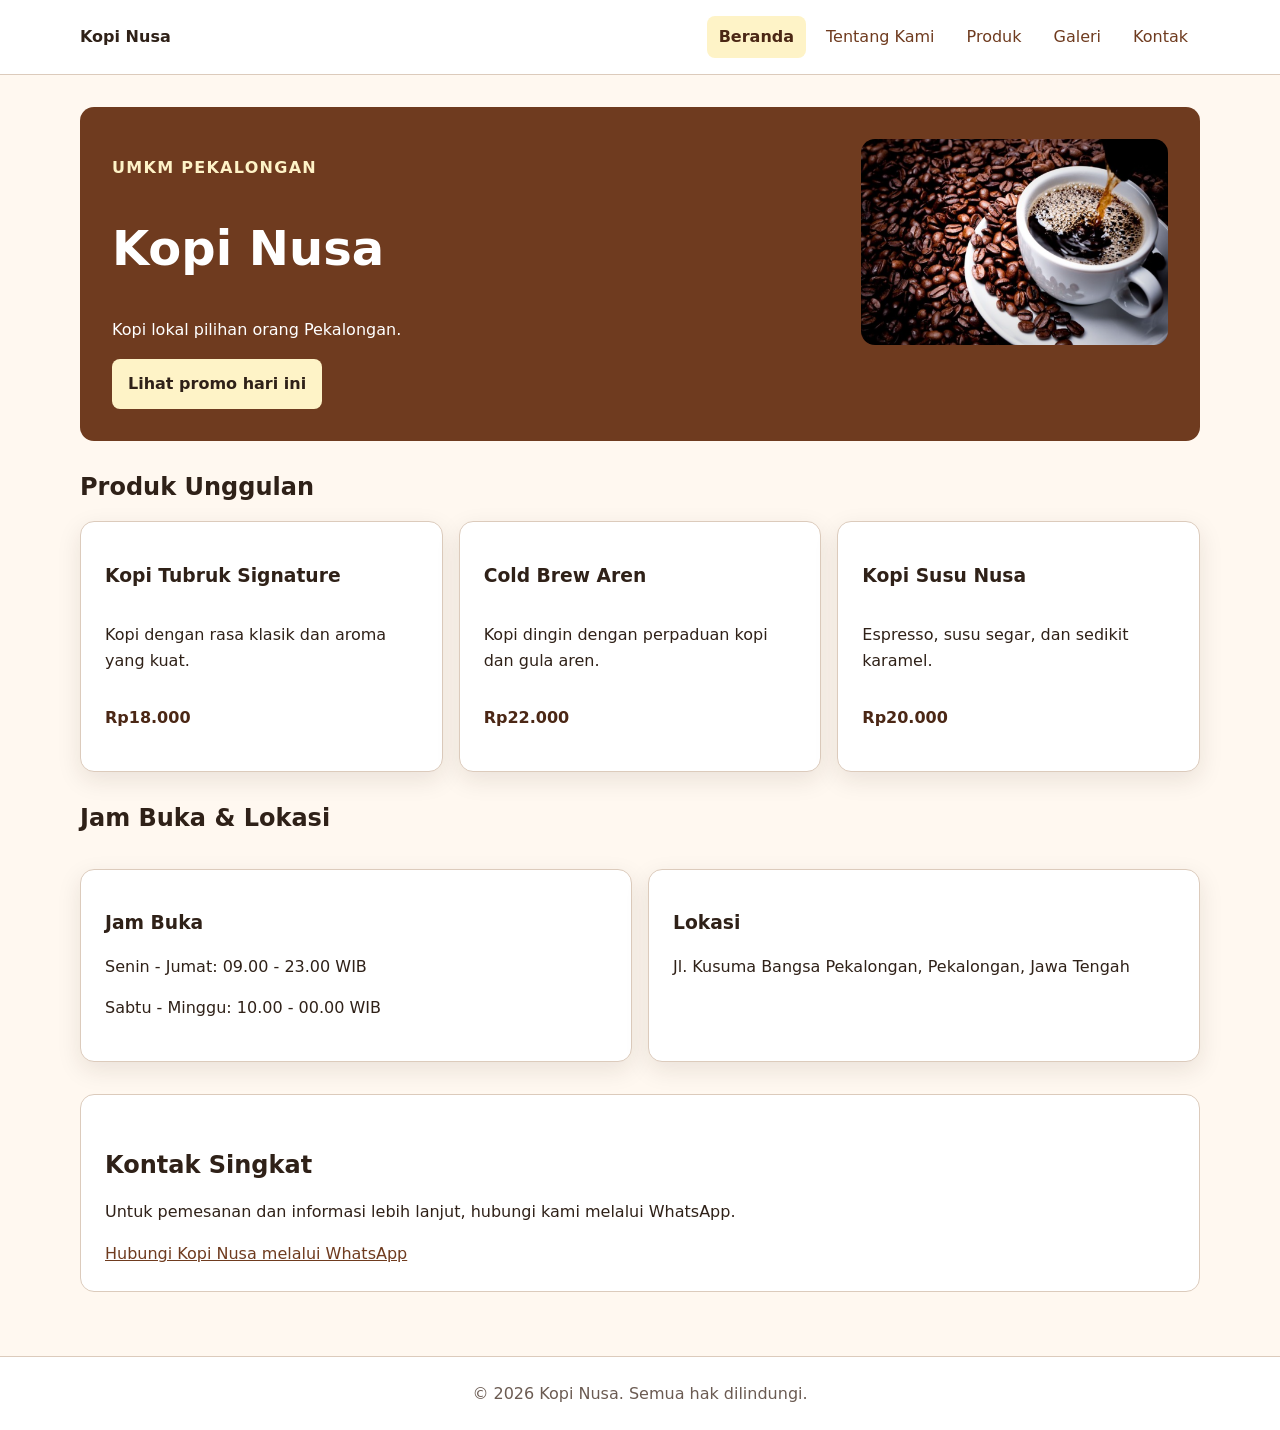
<file: index.html>
<!doctype html>
<html lang="id">
<head>
  <meta charset="utf-8">
  <meta name="viewport" content="width=device-width, initial-scale=1">
  <title>Kopi Nusa - Website UMKM</title>
  <link rel="stylesheet" href="css/style.css">
</head>
<body>

<a class="skip-link" href="#konten">Lewati ke konten utama</a>

<header class="site-header">
  <nav class="nav container" aria-label="Navigasi utama">
    <a class="brand" href="index.html">Kopi Nusa</a>

    <details class="mobile-menu">
      <summary aria-label="Buka menu navigasi">
        <span class="hamburger" aria-hidden="true">☰</span>
        <span>Menu</span>
      </summary>

      <ul>
        <li><a aria-current="page" href="index.html">Beranda</a></li>
        <li><a href="tentang.html">Tentang Kami</a></li>
        <li><a href="produk.html">Produk</a></li>
        <li><a href="galeri.html">Galeri</a></li>
        <li><a href="kontak.html">Kontak</a></li>
      </ul>
    </details>

    <ul class="desktop-menu">
      <li><a aria-current="page" href="index.html">Beranda</a></li>
      <li><a href="tentang.html">Tentang Kami</a></li>
      <li><a href="produk.html">Produk</a></li>
      <li><a href="galeri.html">Galeri</a></li>
      <li><a href="kontak.html">Kontak</a></li>
    </ul>
  </nav>
</header>

<main id="konten" class="page container">

  <section class="hero">
    <div class="hero-content">
      <p class="eyebrow">UMKM PEKALONGAN</p>
      <h1>Kopi Nusa</h1>
      <p>Kopi lokal pilihan orang Pekalongan.</p>
      <button id="promoButton" type="button">Lihat promo hari ini</button>
    </div>

    <img
      class="hero-image"
      src="assets/images/hero-kopi.png"
      width="1035"
      height="694"
      alt="Produk kopi Kopi Nusa di atas meja">
  </section>

  <section>
    <h2>Produk Unggulan</h2>

    <div class="product-grid">

      <article class="product-card">
        <h3>Kopi Tubruk Signature</h3>
        <p>Kopi dengan rasa klasik dan aroma yang kuat.</p>
        <p class="price">Rp18.000</p>
      </article>

      <article class="product-card">
        <h3>Cold Brew Aren</h3>
        <p>Kopi dingin dengan perpaduan kopi dan gula aren.</p>
        <p class="price">Rp22.000</p>
      </article>

      <article class="product-card">
        <h3>Kopi Susu Nusa</h3>
        <p>Espresso, susu segar, dan sedikit karamel.</p>
        <p class="price">Rp20.000</p>
      </article>

    </div>
  </section>

  <section class="info-section">
    <h2>Jam Buka &amp; Lokasi</h2>

    <div class="info-card">
      <h3>Jam Buka</h3>
      <p>Senin - Jumat: 09.00 - 23.00 WIB</p>
      <p>Sabtu - Minggu: 10.00 - 00.00 WIB</p>
    </div>

    <div class="info-card">
      <h3>Lokasi</h3>
      <p>Jl. Kusuma Bangsa Pekalongan, Pekalongan, Jawa Tengah</p>
    </div>
  </section>

  <section class="contact-section" id="kontak" aria-labelledby="kontak-title">
    <h2 id="kontak-title">Kontak Singkat</h2>
    <p>Untuk pemesanan dan informasi lebih lanjut, hubungi kami melalui WhatsApp.</p>
    <a
      href="https://wa.me/6285846058980"
      target="_blank"
      rel="noopener noreferrer">
      Hubungi Kopi Nusa melalui WhatsApp
    </a>
  </section>

</main>

<footer class="site-footer">
  <p>&copy; 2026 Kopi Nusa. Semua hak dilindungi.</p>
</footer>

<script src="js/scrpit.js"></script>

</body>
</html>
</file>
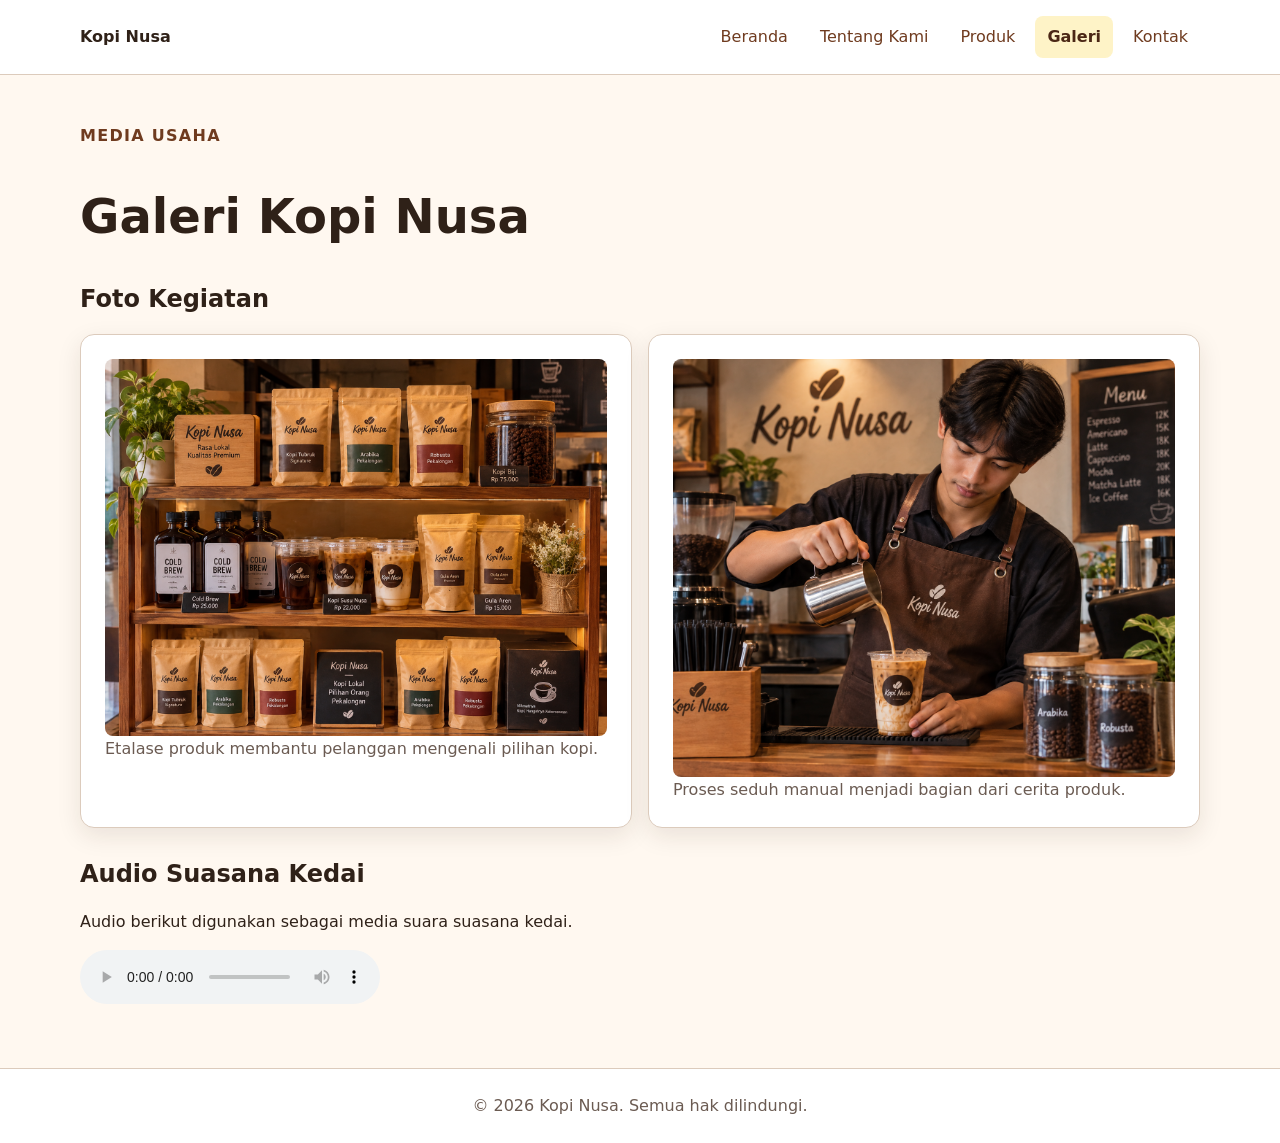
<file: galeri.html>
<!doctype html>
<html lang="id">
<head>
  <meta charset="utf-8">
  <meta name="viewport" content="width=device-width, initial-scale=1">
  <title>Galeri Kopi Nusa</title>
  <link rel="stylesheet" href="css/style.css">
</head>
<body>

<a class="skip-link" href="#konten">Lewati ke konten utama</a>

<header class="site-header">
  <nav class="nav container" aria-label="Navigasi utama">
    <a class="brand" href="index.html">Kopi Nusa</a>

    <details class="mobile-menu">
      <summary aria-label="Buka menu navigasi">
        <span class="hamburger" aria-hidden="true">☰</span>
        <span>Menu</span>
      </summary>

      <ul>
        <li><a href="index.html">Beranda</a></li>
        <li><a href="tentang.html">Tentang Kami</a></li>
        <li><a href="produk.html">Produk</a></li>
        <li><a aria-current="page" href="galeri.html">Galeri</a></li>
        <li><a href="kontak.html">Kontak</a></li>
      </ul>
    </details>

    <ul class="desktop-menu">
      <li><a href="index.html">Beranda</a></li>
      <li><a href="tentang.html">Tentang Kami</a></li>
      <li><a href="produk.html">Produk</a></li>
      <li><a aria-current="page" href="galeri.html">Galeri</a></li>
      <li><a href="kontak.html">Kontak</a></li>
    </ul>
  </nav>
</header>

<main id="konten" class="page container">

  <section>
    <p class="eyebrow">MEDIA USAHA</p>
    <h1>Galeri Kopi Nusa</h1>
    <h2>Foto Kegiatan</h2>

    <div class="gallery-grid">

      <figure class="media-card">
        <img
          src="assets/images/etalase-kopi.png"
          width="1448"
          height="1086"
          loading="lazy"
          alt="Etalase Kopi Nusa berisi kemasan kopi">
        <figcaption>
          Etalase produk membantu pelanggan mengenali pilihan kopi.
        </figcaption>
      </figure>

      <figure class="media-card">
        <img
          src="assets/images/proses-seduh.png"
          width="1374"
          height="1145"
          loading="lazy"
          alt="Barista menuang air pada dripper kopi">
        <figcaption>
          Proses seduh manual menjadi bagian dari cerita produk.
        </figcaption>
      </figure>

    </div>
  </section>

  <section>
    <h2>Audio Suasana Kedai</h2>
    <p id="audio-note">
      Audio berikut digunakan sebagai media suara suasana kedai.
    </p>

    <audio controls aria-describedby="audio-note">
      <source
        src="assets/audio/suasana-kedai.mp4"
        type="audio/mp4">
      Browser Anda tidak mendukung pemutar audio.
    </audio>
  </section>

</main>

<footer class="site-footer">
  <p>&copy; 2026 Kopi Nusa. Semua hak dilindungi.</p>
</footer>

</body>
</html>
</file>
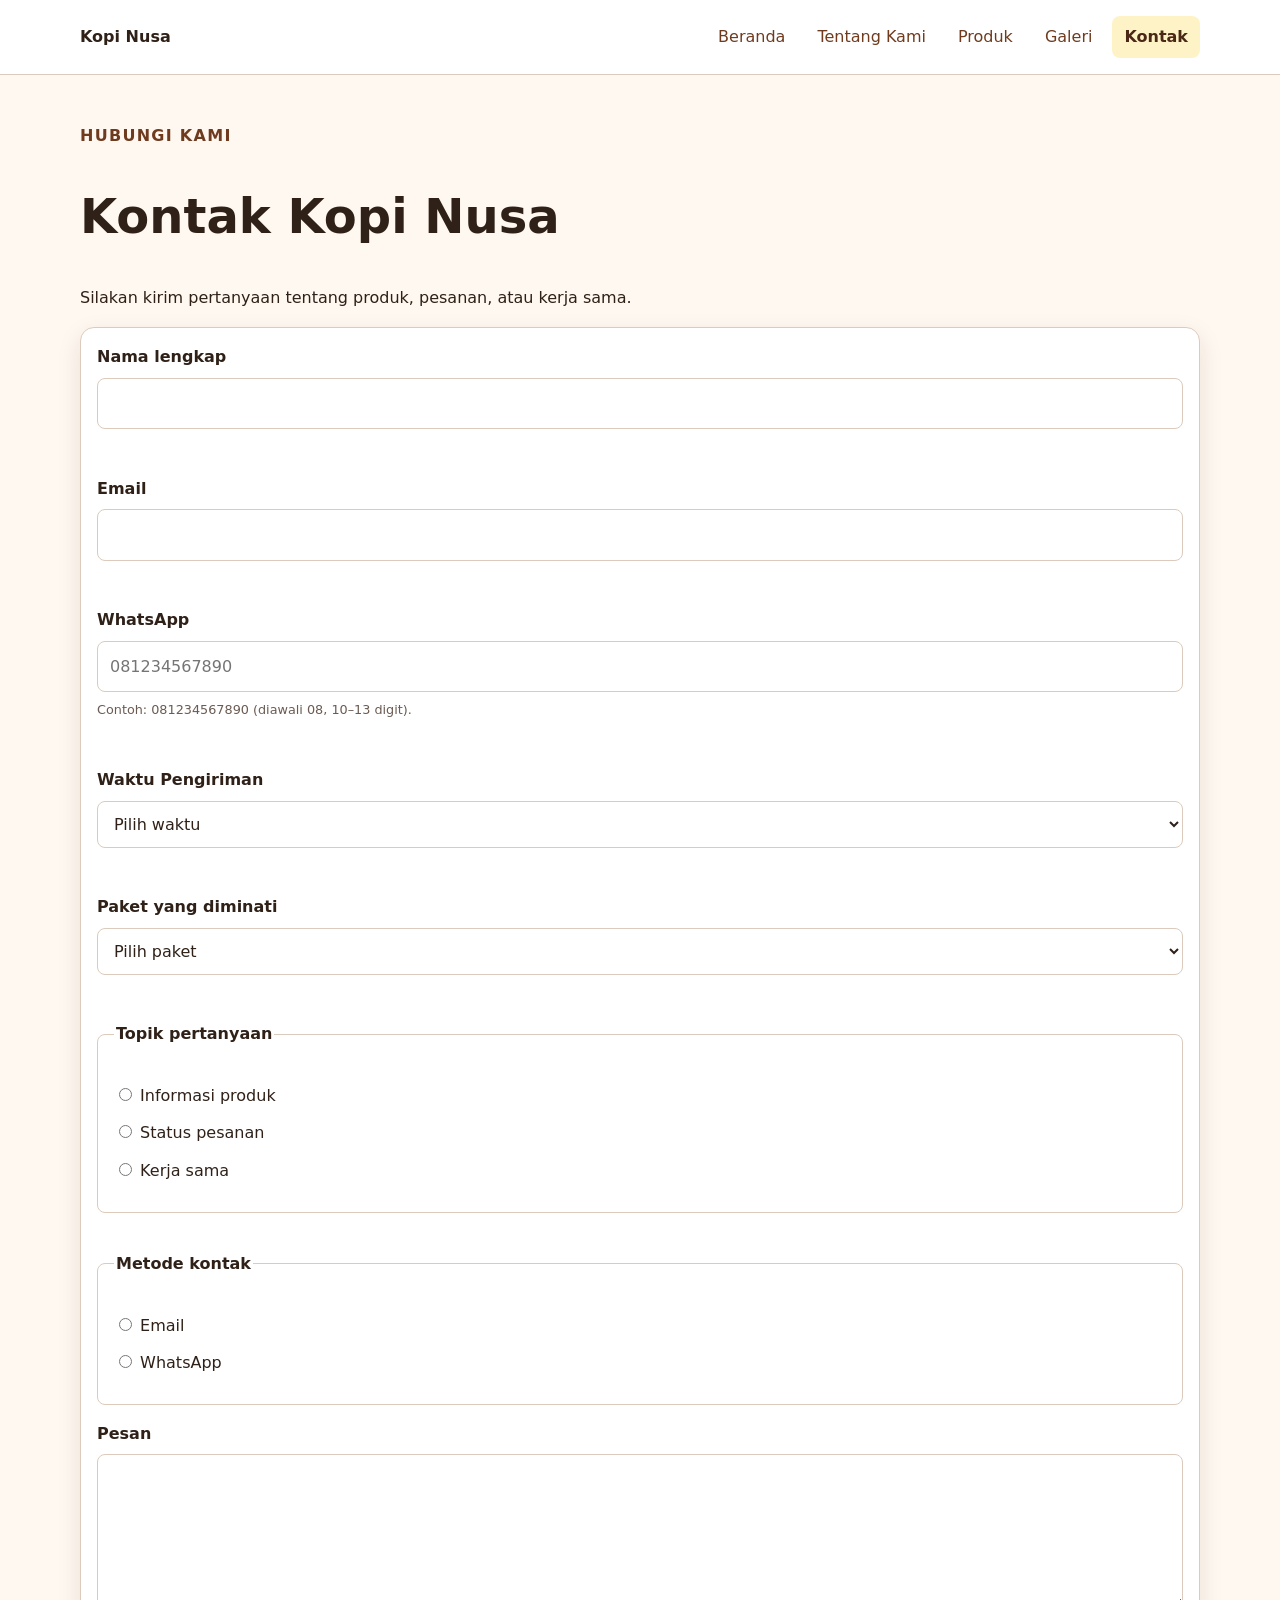
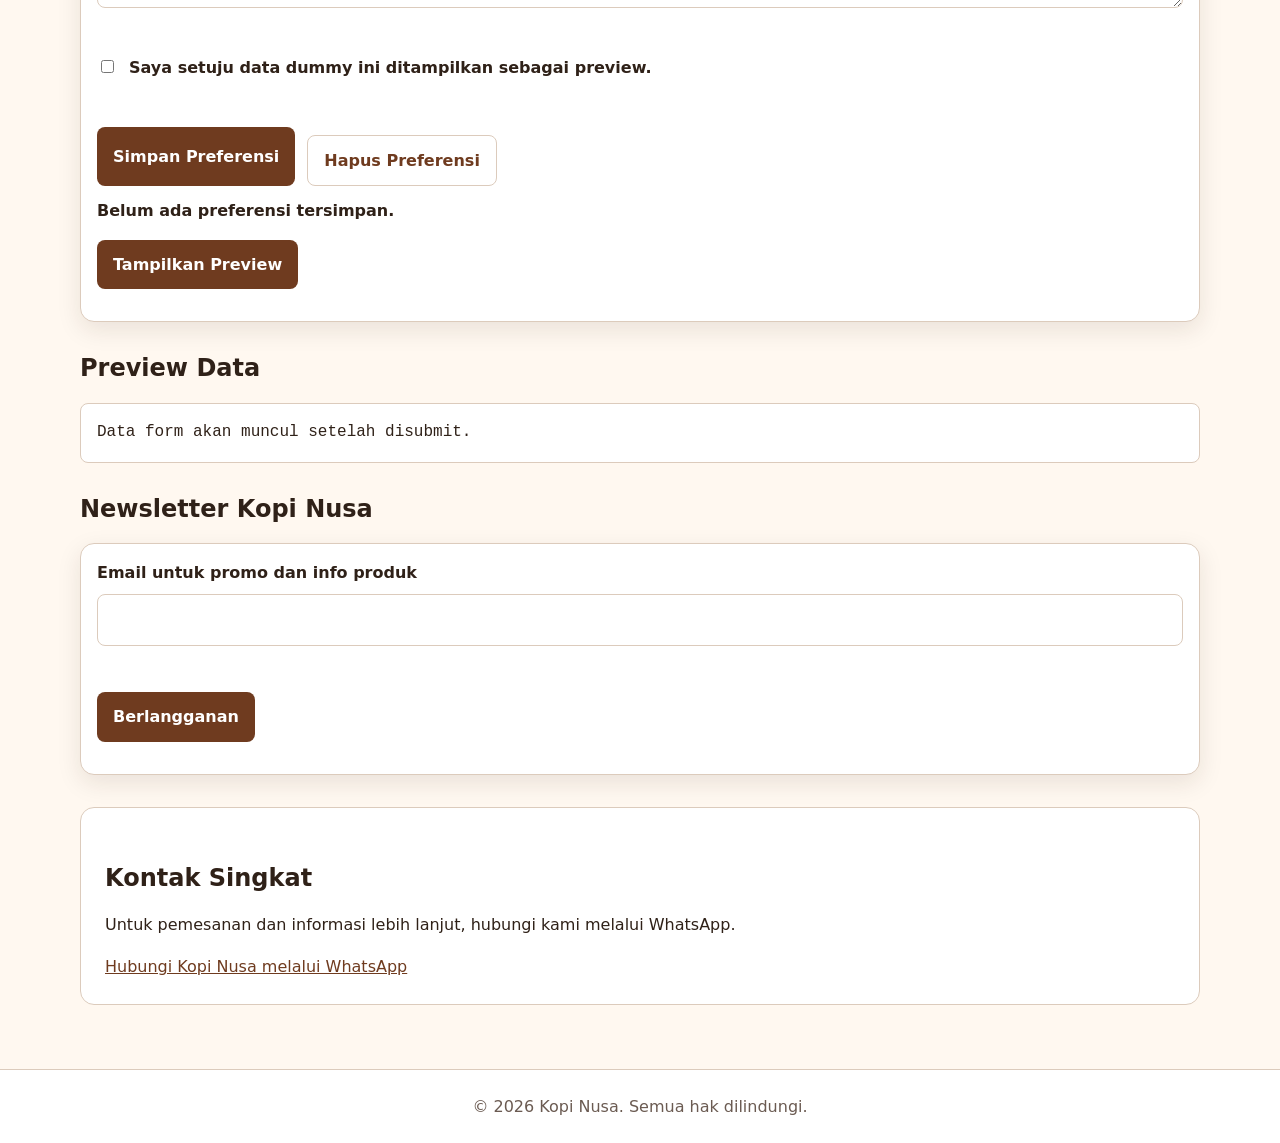
<file: kontak.html>
<!doctype html>
<html lang="id">
<head>
  <meta charset="utf-8">
  <meta name="viewport" content="width=device-width, initial-scale=1">
  <title>Kontak Kopi Nusa - Website UMKM</title>
  <link rel="stylesheet" href="css/style.css">
  <script src="js/form.js" defer></script>
  <script src="js/newsletter.js" defer></script>
</head>
<body>

<a class="skip-link" href="#konten">Lewati ke konten utama</a>

<header class="site-header">
  <nav class="nav container" aria-label="Navigasi utama">
    <a class="brand" href="index.html">Kopi Nusa</a>

    <details class="mobile-menu">
      <summary aria-label="Buka menu navigasi">
        <span class="hamburger" aria-hidden="true">☰</span>
        <span>Menu</span>
      </summary>

      <ul>
        <li><a href="index.html">Beranda</a></li>
        <li><a href="tentang.html">Tentang Kami</a></li>
        <li><a href="produk.html">Produk</a></li>
        <li><a href="galeri.html">Galeri</a></li>
        <li><a aria-current="page" href="kontak.html">Kontak</a></li>
      </ul>
    </details>

    <ul class="desktop-menu">
      <li><a href="index.html">Beranda</a></li>
      <li><a href="tentang.html">Tentang Kami</a></li>
      <li><a href="produk.html">Produk</a></li>
      <li><a href="galeri.html">Galeri</a></li>
      <li><a aria-current="page" href="kontak.html">Kontak</a></li>
    </ul>
  </nav>
</header>

<main id="konten" class="page container">

  <section>
    <p class="eyebrow">Hubungi Kami</p>
    <h1>Kontak Kopi Nusa</h1>
    <p>
      Silakan kirim pertanyaan tentang produk, pesanan, atau kerja sama.
    </p>

    <form id="form-kontak" action="#" method="post" novalidate>

      <div class="field">
        <label for="nama">Nama lengkap</label>
        <input
          id="nama"
          name="nama"
          type="text"
          autocomplete="name"
          required
          minlength="3"
          aria-describedby="nama-error">
        <p id="nama-error" class="field-error" aria-live="polite"></p>
      </div>

      <div class="field">
        <label for="email">Email</label>
        <input
          id="email"
          name="email"
          type="email"
          autocomplete="email"
          required
          aria-describedby="email-error">
        <p id="email-error" class="field-error" aria-live="polite"></p>
      </div>

      <div class="field">
        <label for="whatsapp">WhatsApp</label>
        <input
          id="whatsapp"
          name="whatsapp"
          type="tel"
          autocomplete="tel"
          inputmode="numeric"
          placeholder="081234567890"
          required
          pattern="08[0-9]{8,11}"
          title="Gunakan format nomor Indonesia, contoh: 081234567890"
          aria-describedby="whatsapp-hint whatsapp-error">
        <p id="whatsapp-hint" class="field-hint">Contoh: 081234567890 (diawali 08, 10–13 digit).</p>
        <p id="whatsapp-error" class="field-error" aria-live="polite"></p>
      </div>

      <div class="field">
        <label for="waktu">Waktu Pengiriman</label>
        <select
          id="waktu"
          name="waktu"
          required
          aria-describedby="waktu-error">
          <option value="">Pilih waktu</option>
          <option value="pagi">Pagi</option>
          <option value="siang">Siang</option>
          <option value="sore">Sore</option>
          <option value="malam">Malam</option>
        </select>
        <p id="waktu-error" class="field-error" aria-live="polite"></p>
      </div>

      <div class="field">
        <label for="paket">Paket yang diminati</label>
        <select
          id="paket"
          name="paket"
          required
          aria-describedby="paket-error">
          <option value="">Pilih paket</option>
          <option value="rumahan">Paket rumahan</option>
          <option value="kantor">Paket kantor</option>
          <option value="reseller">Paket reseller</option>
        </select>
        <p id="paket-error" class="field-error" aria-live="polite"></p>
      </div>

      <fieldset aria-describedby="topik-error">
        <legend>Topik pertanyaan</legend>

        <label>
          <input
            type="radio"
            name="topik"
            value="produk"
            required>
          Informasi produk
        </label>

        <label>
          <input
            type="radio"
            name="topik"
            value="pesanan">
          Status pesanan
        </label>

        <label>
          <input
            type="radio"
            name="topik"
            value="kerja sama">
          Kerja sama
        </label>
      </fieldset>
      <p id="topik-error" class="field-error" aria-live="polite"></p>

      <fieldset>
        <legend>Metode kontak</legend>

        <label>
          <input
            type="radio"
            name="metode"
            value="email">
          Email
        </label>

        <label>
          <input
            type="radio"
            name="metode"
            value="whatsapp">
          WhatsApp
        </label>
      </fieldset>

      <div class="field">
        <label for="pesan">Pesan</label>
        <textarea
          id="pesan"
          name="pesan"
          rows="5"
          minlength="20"
          required
          aria-describedby="pesan-error"></textarea>
        <p id="pesan-error" class="field-error" aria-live="polite"></p>
      </div>

      <div class="field">
        <label class="checkbox-label" for="setuju">
          <input
            id="setuju"
            name="setuju"
            type="checkbox"
            required
            aria-describedby="setuju-error">
          Saya setuju data dummy ini ditampilkan sebagai preview.
        </label>
        <p id="setuju-error" class="field-error" aria-live="polite"></p>
      </div>

      <div class="pref-actions">
        <button type="button" id="btn-simpan-preferensi">Simpan Preferensi</button>
        <button type="button" id="btn-hapus-preferensi" class="ghost-button">Hapus Preferensi</button>
      </div>
      <p id="status-preferensi" class="status-text" aria-live="polite">Belum ada preferensi tersimpan.</p>

      <button type="submit">Tampilkan Preview</button>

      <p id="form-feedback" class="form-feedback" aria-live="polite"></p>

    </form>
  </section>

  <section aria-labelledby="preview-title">
    <h2 id="preview-title">Preview Data</h2>
    <pre id="preview-form" aria-live="polite">Data form akan muncul setelah disubmit.</pre>
  </section>

  <section aria-labelledby="newsletter-title">
    <h2 id="newsletter-title">Newsletter Kopi Nusa</h2>

    <form id="form-newsletter" action="#" method="post" novalidate>
      <div class="field">
        <label for="newsletter-email">Email untuk promo dan info produk</label>
        <input
          id="newsletter-email"
          name="email"
          type="email"
          autocomplete="email"
          required
          aria-describedby="newsletter-email-error">
        <p id="newsletter-email-error" class="field-error" aria-live="polite"></p>
      </div>

      <button type="submit">Berlangganan</button>
      <p id="newsletter-status" class="form-feedback" aria-live="polite"></p>
    </form>
  </section>

  <section
    class="contact-section"
    id="kontak"
    aria-labelledby="kontak-title">

    <h2 id="kontak-title">Kontak Singkat</h2>

    <p>
      Untuk pemesanan dan informasi lebih lanjut, hubungi kami melalui WhatsApp.
    </p>

    <a
      href="https://wa.me/6285846058980"
      target="_blank"
      rel="noopener noreferrer">
      Hubungi Kopi Nusa melalui WhatsApp
    </a>

  </section>

</main>

<footer class="site-footer">
  <div class="container">
    <p>&copy; 2026 Kopi Nusa. Semua hak dilindungi.</p>
  </div>
</footer>

</body>
</html>
</file>
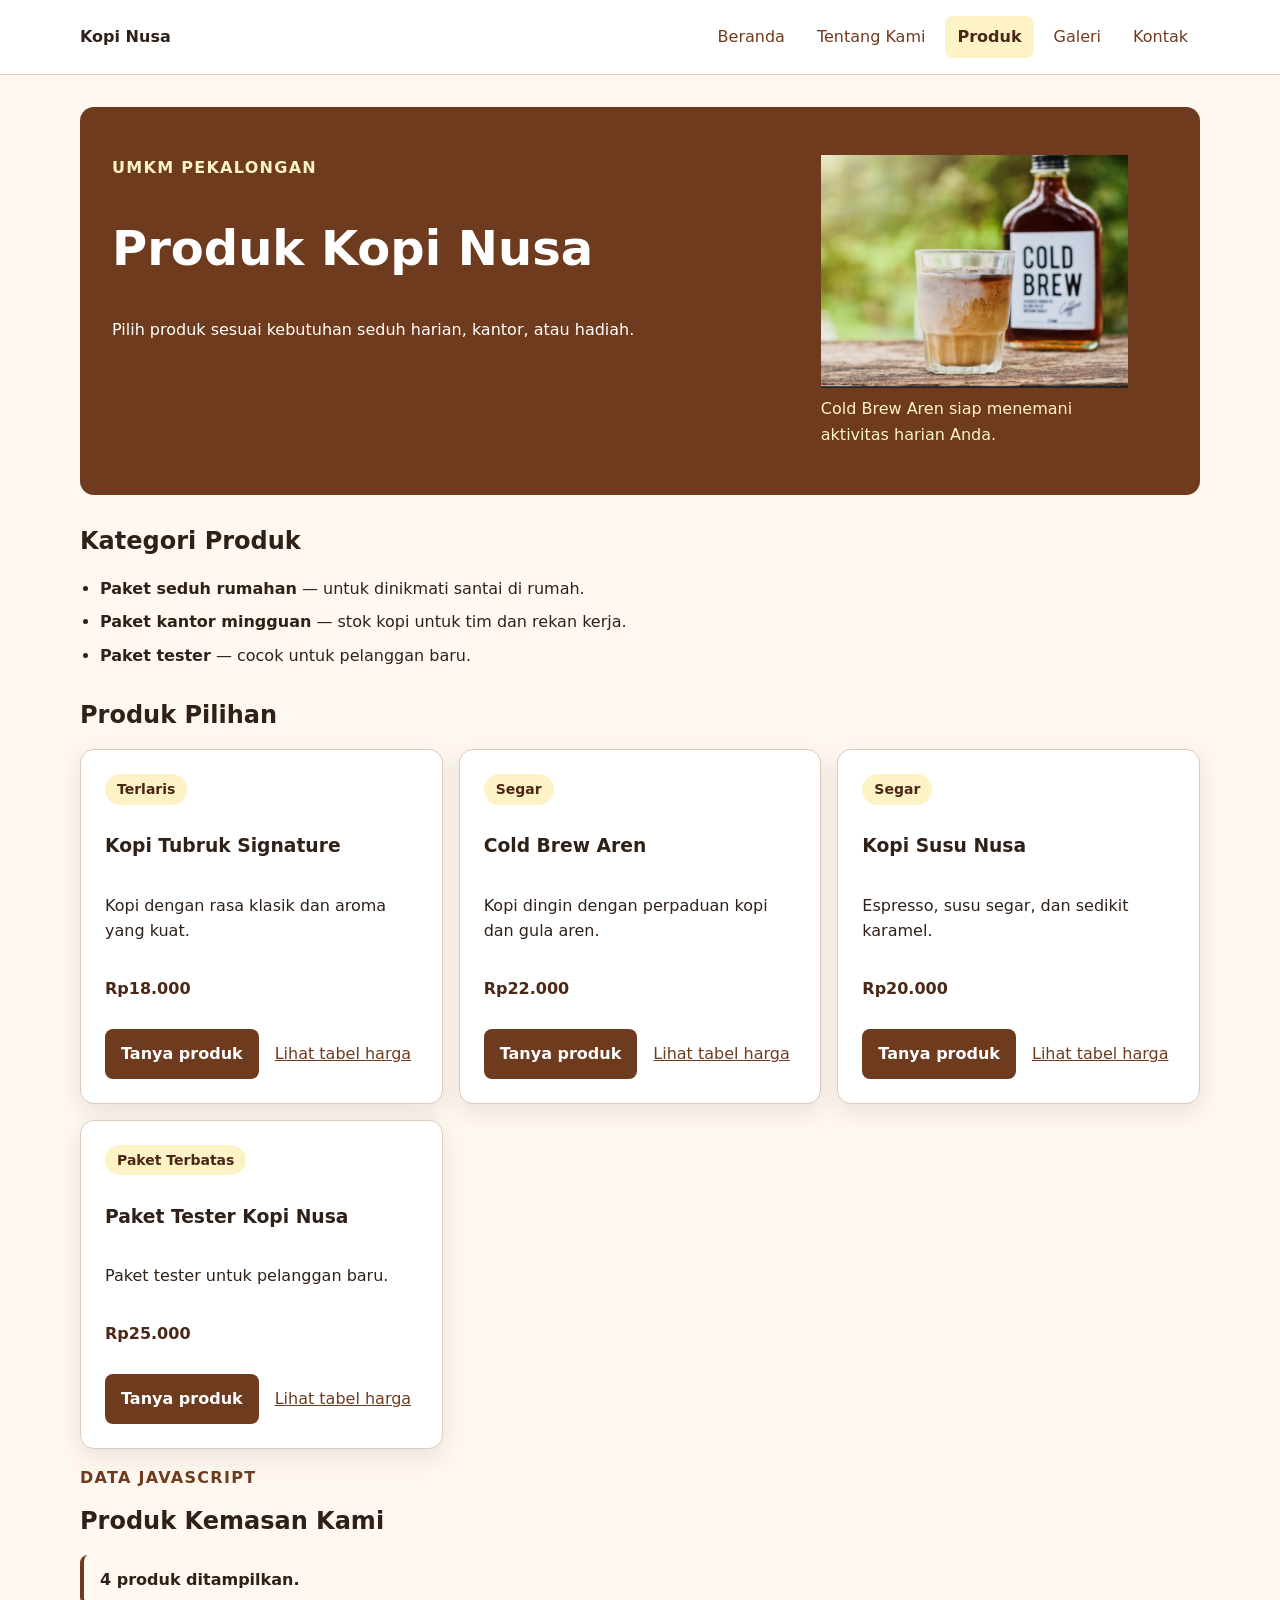
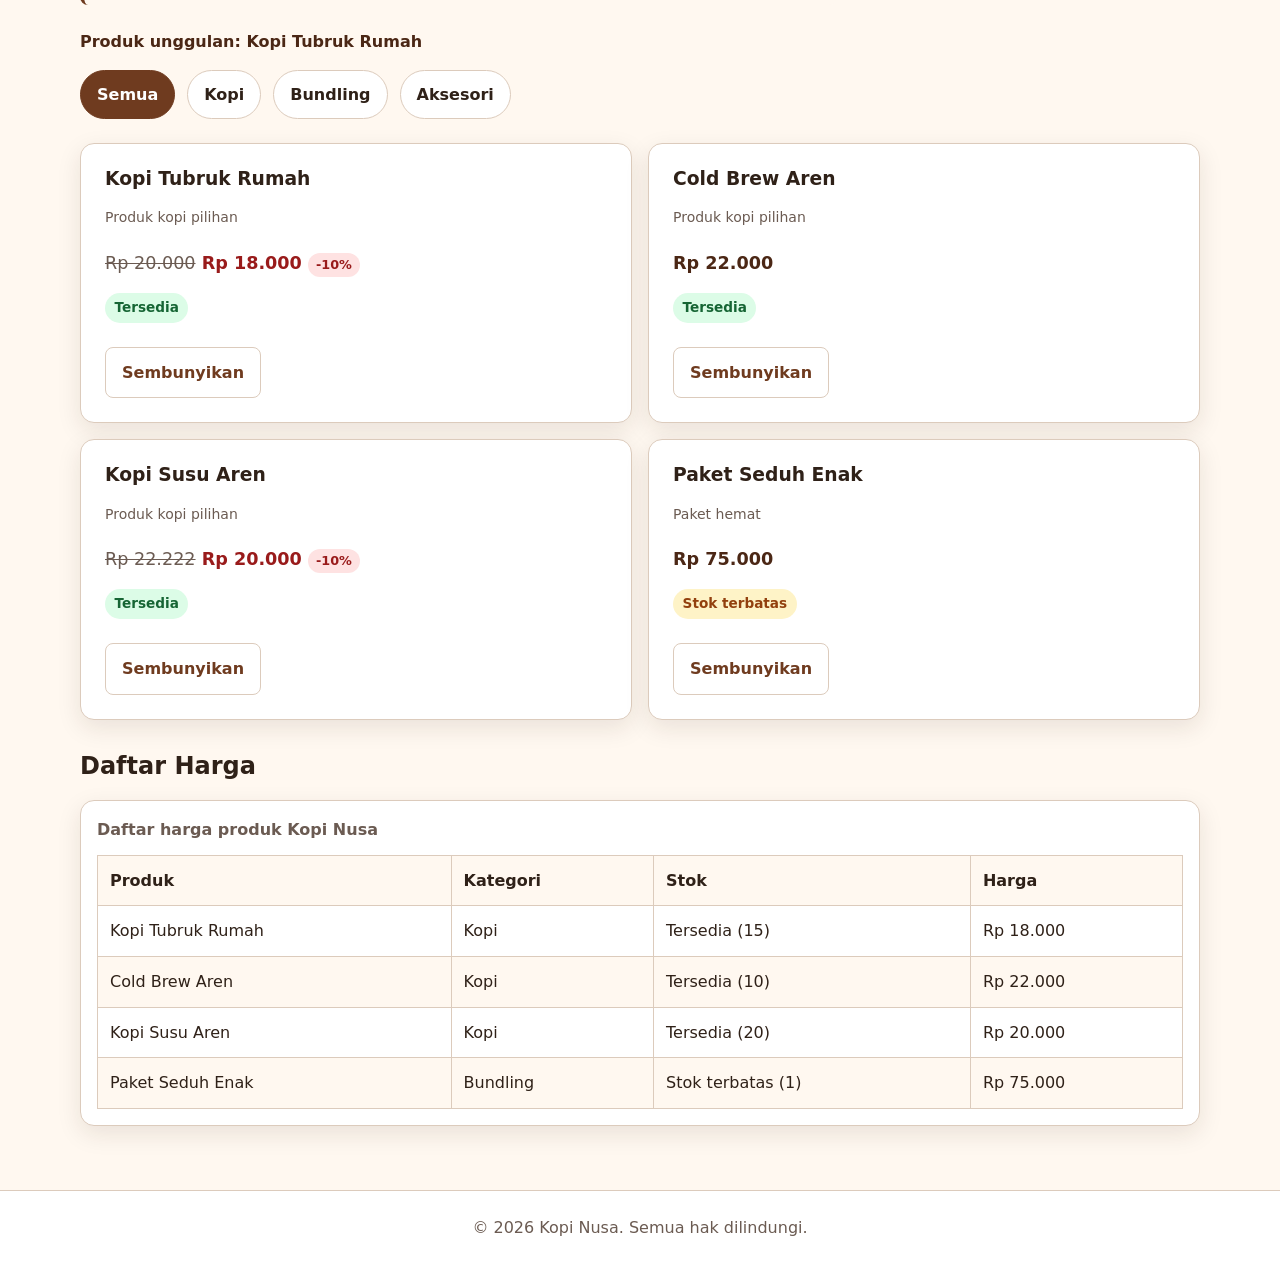
<file: produk.html>
<!doctype html>
<html lang="id">
<head>
  <meta charset="utf-8">
  <meta name="viewport" content="width=device-width, initial-scale=1">
  <title>Produk Kopi Nusa</title>
  <link rel="stylesheet" href="css/style.css">
  <script src="js/app.js" defer></script>
</head>
<body>

<a class="skip-link" href="#konten">Lewati ke konten utama</a>

<header class="site-header">
  <nav class="nav container" aria-label="Navigasi utama">
    <a class="brand" href="index.html">Kopi Nusa</a>

    <details class="mobile-menu">
      <summary aria-label="Buka menu navigasi">
        <span class="hamburger" aria-hidden="true">☰</span>
        <span>Menu</span>
      </summary>

      <ul>
        <li><a href="index.html">Beranda</a></li>
        <li><a href="tentang.html">Tentang Kami</a></li>
        <li><a aria-current="page" href="produk.html">Produk</a></li>
        <li><a href="galeri.html">Galeri</a></li>
        <li><a href="kontak.html">Kontak</a></li>
      </ul>
    </details>

    <ul class="desktop-menu">
      <li><a href="index.html">Beranda</a></li>
      <li><a href="tentang.html">Tentang Kami</a></li>
      <li><a aria-current="page" href="produk.html">Produk</a></li>
      <li><a href="galeri.html">Galeri</a></li>
      <li><a href="kontak.html">Kontak</a></li>
    </ul>
  </nav>
</header>

<main id="konten" class="page container">

  <section class="hero" aria-labelledby="hero-title">
    <div class="hero-content">
      <p class="eyebrow">UMKM Pekalongan</p>
      <h1 id="hero-title">Produk Kopi Nusa</h1>
      <p>
        Pilih produk sesuai kebutuhan seduh harian, kantor, atau hadiah.
      </p>
    </div>

    <figure class="hero-image product-visual">
      <img
        src="assets/images/produk-2.png"
        width="790"
        height="600"
        alt="Botol kemasan Cold Brew Aren lengkap dengan gelas es kopi">
      <figcaption>
        Cold Brew Aren siap menemani aktivitas harian Anda.
      </figcaption>
    </figure>
  </section>

  <section aria-labelledby="kategori-title">
    <h2 id="kategori-title">Kategori Produk</h2>

    <ul class="category-list">
      <li><strong>Paket seduh rumahan</strong> — untuk dinikmati santai di rumah.</li>
      <li><strong>Paket kantor mingguan</strong> — stok kopi untuk tim dan rekan kerja.</li>
      <li><strong>Paket tester</strong> — cocok untuk pelanggan baru.</li>
    </ul>
  </section>

  <section aria-labelledby="produk-pilihan-title">
    <h2 id="produk-pilihan-title">Produk Pilihan</h2>

    <div class="product-grid">

      <article class="product-card featured-card">
        <span class="product-badge">Terlaris</span>
        <h3>Kopi Tubruk Signature</h3>
        <p>Kopi dengan rasa klasik dan aroma yang kuat.</p>
        <p class="price">Rp18.000</p>
        <div class="card-actions">
          <a class="button" href="kontak.html">Tanya produk</a>
          <a href="#harga-title">Lihat tabel harga</a>
        </div>
      </article>

      <article class="product-card featured-card">
        <span class="product-badge">Segar</span>
        <h3>Cold Brew Aren</h3>
        <p>Kopi dingin dengan perpaduan kopi dan gula aren.</p>
        <p class="price">Rp22.000</p>
        <div class="card-actions">
          <a class="button" href="kontak.html">Tanya produk</a>
          <a href="#harga-title">Lihat tabel harga</a>
        </div>
      </article>

      <article class="product-card featured-card">
        <span class="product-badge">Segar</span>
        <h3>Kopi Susu Nusa</h3>
        <p>Espresso, susu segar, dan sedikit karamel.</p>
        <p class="price">Rp20.000</p>
        <div class="card-actions">
          <a class="button" href="kontak.html">Tanya produk</a>
          <a href="#harga-title">Lihat tabel harga</a>
        </div>
      </article>

      <article class="product-card featured-card">
        <span class="product-badge">Paket Terbatas</span>
        <h3>Paket Tester Kopi Nusa</h3>
        <p>Paket tester untuk pelanggan baru.</p>
        <p class="price">Rp25.000</p>
        <div class="card-actions">
          <a class="button" href="kontak.html">Tanya produk</a>
          <a href="#harga-title">Lihat tabel harga</a>
        </div>
      </article>

    </div>
  </section>

  <section aria-labelledby="produk-js-title">
    <p class="eyebrow">Data JavaScript</p>
    <h2 id="produk-js-title" class="no-top-margin">Produk Kemasan Kami</h2>

    <p id="produk-status" class="product-summary" aria-live="polite">
      Daftar produk Kopi Nusa.
    </p>
    <p id="produk-unggulan" class="product-highlight"></p>

    <div class="filter-bar" aria-label="Filter kategori produk">
      <button type="button" class="filter-button is-active" data-filter="Semua">Semua</button>
      <button type="button" class="filter-button" data-filter="Kopi">Kopi</button>
      <button type="button" class="filter-button" data-filter="Bundling">Bundling</button>
      <button type="button" class="filter-button" data-filter="Aksesori">Aksesori</button>
    </div>

    <div class="product-grid product-grid-2" id="produk-grid">
      <!-- Kartu produk ditampilkan melalui JavaScript dari dataProduk (js/app.js). -->
      <p>Memuat produk... Jika tidak muncul, aktifkan JavaScript di browser Anda.</p>
    </div>
  </section>

  <section aria-labelledby="harga-title">
    <h2 id="harga-title">Daftar Harga</h2>

    <div class="table-box">
      <div
        class="table-scroll"
        role="region"
        aria-labelledby="daftar-harga-caption"
        tabindex="0">

        <table>
          <caption id="daftar-harga-caption">
            Daftar harga produk Kopi Nusa
          </caption>

          <thead>
            <tr>
              <th scope="col">Produk</th>
              <th scope="col">Kategori</th>
              <th scope="col">Stok</th>
              <th scope="col">Harga</th>
            </tr>
          </thead>

          <tbody id="produk-tabel-body">
            <!-- Data tabel diisi melalui JavaScript dari dataProduk (js/app.js). -->
            <tr>
              <td colspan="4">Data harga akan dimuat melalui JavaScript.</td>
            </tr>
          </tbody>

        </table>
      </div>
    </div>
  </section>

</main>

<footer class="site-footer">
  <p>&copy; 2026 Kopi Nusa. Semua hak dilindungi.</p>
</footer>

</body>
</html>
</file>
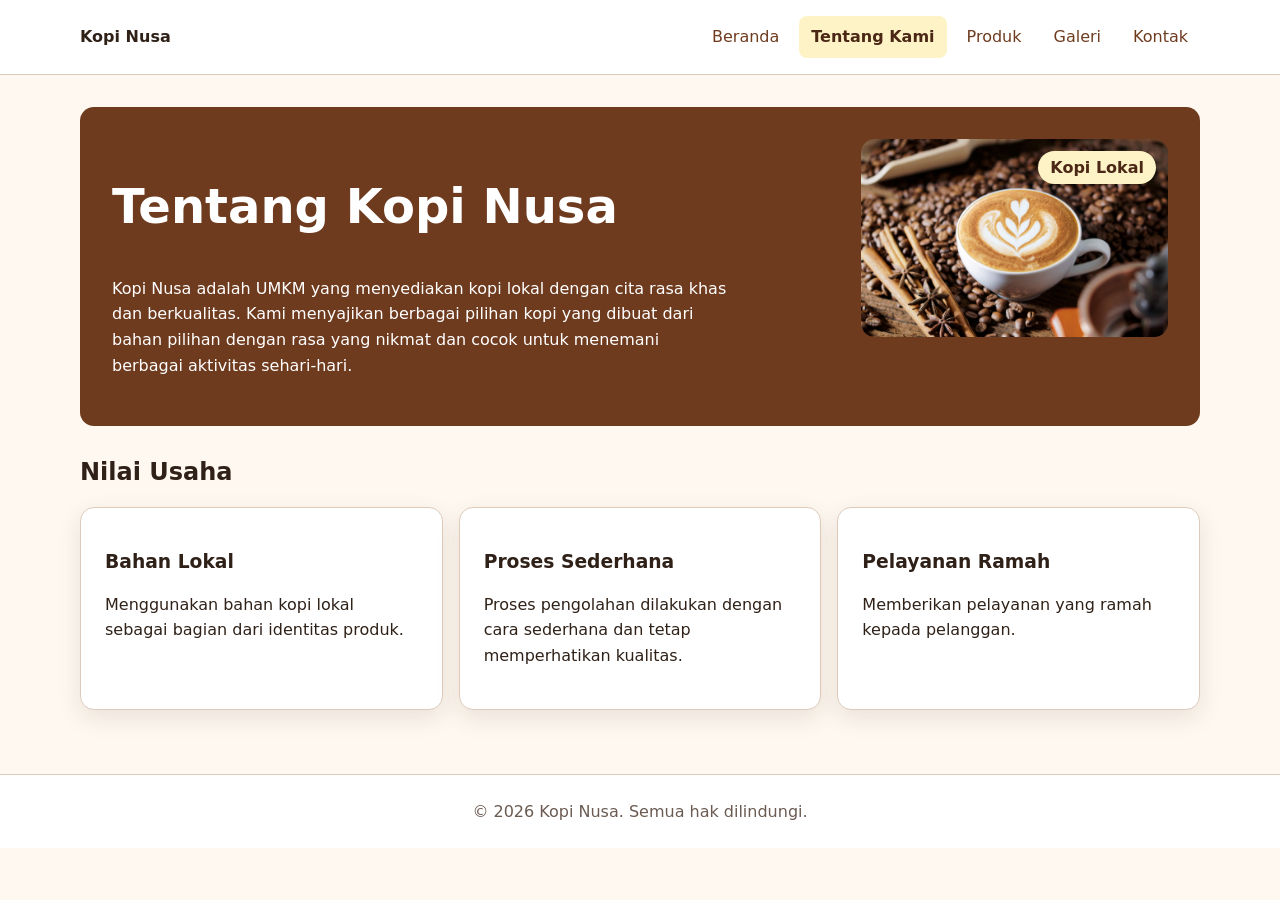
<file: tentang.html>
<!doctype html>
<html lang="id">
<head>
  <meta charset="utf-8">
  <meta name="viewport" content="width=device-width, initial-scale=1">
  <title>Tentang Kopi Nusa</title>
  <link rel="stylesheet" href="css/style.css">
</head>
<body>

<a class="skip-link" href="#konten">Lewati ke konten utama</a>

<header class="site-header">
  <nav class="nav container" aria-label="Navigasi utama">
    <a class="brand" href="index.html">Kopi Nusa</a>

    <details class="mobile-menu">
      <summary aria-label="Buka menu navigasi">
        <span class="hamburger" aria-hidden="true">☰</span>
        <span>Menu</span>
      </summary>

      <ul>
        <li><a href="index.html">Beranda</a></li>
        <li><a aria-current="page" href="tentang.html">Tentang Kami</a></li>
        <li><a href="produk.html">Produk</a></li>
        <li><a href="galeri.html">Galeri</a></li>
        <li><a href="kontak.html">Kontak</a></li>
      </ul>
    </details>

    <ul class="desktop-menu">
      <li><a href="index.html">Beranda</a></li>
      <li><a aria-current="page" href="tentang.html">Tentang Kami</a></li>
      <li><a href="produk.html">Produk</a></li>
      <li><a href="galeri.html">Galeri</a></li>
      <li><a href="kontak.html">Kontak</a></li>
    </ul>
  </nav>
</header>

<main id="konten" class="page container">

  <section class="hero">
    <div class="hero-content">
      <h1>Tentang Kopi Nusa</h1>
      <p>
        Kopi Nusa adalah UMKM yang menyediakan kopi lokal dengan cita rasa khas
        dan berkualitas. Kami menyajikan berbagai pilihan kopi yang dibuat dari
        bahan pilihan dengan rasa yang nikmat dan cocok untuk menemani berbagai
        aktivitas sehari-hari.
      </p>
    </div>

    <div class="hero-media">
      <img
        class="hero-image"
        src="assets/images/tentang-kopi.png"
        width="1491"
        height="964"
        alt="Botol kemasan Cold Brew Aren lengkap dengan gelas es kopi">
      <span class="hero-badge">Kopi Lokal</span>
    </div>
  </section>

  <section>
    <h2>Nilai Usaha</h2>

    <div class="nilai-list">

      <article class="info-card">
        <h3>Bahan Lokal</h3>
        <p>Menggunakan bahan kopi lokal sebagai bagian dari identitas produk.</p>
      </article>

      <article class="info-card">
        <h3>Proses Sederhana</h3>
        <p>
          Proses pengolahan dilakukan dengan cara sederhana dan tetap
          memperhatikan kualitas.
        </p>
      </article>

      <article class="info-card">
        <h3>Pelayanan Ramah</h3>
        <p>Memberikan pelayanan yang ramah kepada pelanggan.</p>
      </article>

    </div>
  </section>

</main>

<footer class="site-footer">
  <p>&copy; 2026 Kopi Nusa. Semua hak dilindungi.</p>
</footer>

</body>
</html>
</file>
<file: css/style.css>
:root {
  --color-primary: #6f3b1f;
  --color-primary-strong: #4b2715;
  --color-text: #2f2118;
  --color-muted: #6b5b52;
  --color-surface: #ffffff;
  --color-surface-soft: #fff8f0;
  --color-border: #dccbbc;
  --color-focus: #1d4ed8;

  --space-1: 0.5rem;
  --space-2: 0.75rem;
  --space-3: 1rem;
  --space-4: 1.5rem;
  --space-5: 2rem;

  --radius-sm: 0.5rem;
  --radius-md: 0.875rem;

  --shadow-card: 0 0.5rem 1.5rem rgb(47 33 24 / 0.1);
}

*,
*::before,
*::after {
  box-sizing: border-box;
}

html {
  scroll-behavior: smooth;
}

body {
  margin: 0;
  min-width: 0;
  color: var(--color-text);
  background: var(--color-surface-soft);
  font-family: system-ui, -apple-system, BlinkMacSystemFont, "Segoe UI", sans-serif;
  font-size: 1rem;
  line-height: 1.6;
  overflow-x: hidden;
}

img,
video {
  display: block;
  width: auto;
  max-width: 100%;
  height: auto;
}

audio {
  display: block;
  max-width: 100%;
}

a {
  color: var(--color-primary);
  overflow-wrap: anywhere;
}

a:hover {
  color: var(--color-primary-strong);
}

button,
input,
select,
textarea {
  font: inherit;
}

:focus-visible {
  outline: 3px solid var(--color-focus);
  outline-offset: 3px;
}
.skip-link {
  position: absolute;
  top: -5rem;
  left: var(--space-3);
  z-index: 9999;
  padding: var(--space-2) var(--space-3);
  color: var(--color-surface);
  background: var(--color-text);
  text-decoration: none;
  border-radius: var(--radius-sm);
}

.skip-link:focus {
  top: var(--space-3);
}

.container,
.nav,
.page {
  width: min(100% - 2rem, 70rem);
  margin-inline: auto;
}

.site-header {
  background: var(--color-surface);
  border-bottom: 1px solid var(--color-border);
}

.nav {
  display: flex;
  flex-direction: row;
  align-items: center;
  justify-content: space-between;
  gap: var(--space-3);
  min-width: 0;
  padding-block: var(--space-3);
}

.brand {
  display: inline-block;
  flex: 0 0 auto;
  color: var(--color-text);
  font-weight: 800;
  text-decoration: none;
  white-space: nowrap;
}

/* ===== Menu mobile ===== */
.mobile-menu {
  position: relative;
  display: block;
  flex: 0 0 auto;
  width: auto;
  margin-left: auto;
}

.mobile-menu summary {
  display: flex;
  align-items: center;
  justify-content: center;
  gap: 0.4rem;
  width: fit-content;
  padding: var(--space-1) var(--space-2);
  color: var(--color-primary);
  font-weight: 700;
  cursor: pointer;
  list-style: none;
  background: var(--color-surface);
  border: 1px solid var(--color-border);
  border-radius: var(--radius-sm);
}

.mobile-menu summary::-webkit-details-marker {
  display: none;
}

.mobile-menu summary:hover {
  color: var(--color-primary-strong);
  background: var(--color-surface-soft);
}

.hamburger {
  display: inline-block;
  font-size: 1.35rem;
  line-height: 1;
}

.mobile-menu ul {
  position: absolute;
  top: calc(100% + 0.5rem);
  right: 0;
  z-index: 1000;

  display: flex;
  flex-direction: column;
  gap: var(--space-1);

  width: max-content;
  min-width: 12rem;
  max-width: min(15rem, calc(100vw - 2rem));

  margin: 0;
  padding: var(--space-2);

  list-style: none;
  background: var(--color-surface);
  border: 1px solid var(--color-border);
  border-radius: var(--radius-sm);
  box-shadow: var(--shadow-card);
}

.mobile-menu li {
  margin: 0;
  padding: 0;
}

.mobile-menu a {
  display: block;
  width: 100%;
  padding: var(--space-2);
  color: var(--color-text);
  text-decoration: none;
  border-radius: var(--radius-sm);
}

.mobile-menu a:hover {
  color: var(--color-primary-strong);
  background: var(--color-surface-soft);
}

.mobile-menu a[aria-current="page"] {
  color: var(--color-primary-strong);
  font-weight: 700;
  background: #fef3c7;
}

.desktop-menu {
  display: none;
  align-items: center;
  justify-content: flex-end;
  flex-wrap: wrap;
  gap: var(--space-1);

  margin: 0;
  padding: 0;

  list-style: none;
}

.desktop-menu li {
  margin: 0;
  padding: 0;
}

.desktop-menu a {
  display: inline-block;
  padding: var(--space-1) var(--space-2);
  text-decoration: none;
  border-radius: var(--radius-sm);
}

.desktop-menu a[aria-current="page"] {
  color: var(--color-primary-strong);
  font-weight: 700;
  background: #fef3c7;
}

.page {
  padding-block: var(--space-5);
  min-width: 0;
}

h1,
h2,
h3 {
  line-height: 1.2;
  text-wrap: balance;
}

h1 {
  font-size: clamp(2rem, 6vw, 3rem);
}

h2 {
  margin-top: var(--space-5);
}

p,
li {
  max-width: 68ch;
}

/* ===== Hero ===== */
.hero {
  display: grid;
  grid-template-columns: minmax(0, 1fr);
  gap: var(--space-4);

  min-width: 0;
  padding: var(--space-5);

  color: var(--color-surface);
  background: var(--color-primary);

  border-radius: var(--radius-md);
}

.hero-content,
.hero-media {
  min-width: 0;
}

.hero-content {
  overflow-wrap: anywhere;
}

.hero .eyebrow {
  color: #fef3c7;
}

.hero-image {
  display: block;
  width: 75%;
  max-width: 340px;
  height: auto;
  margin-left: auto;
  border-radius: var(--radius-md);
  object-fit: cover;
}

.hero-media {
  position: relative;
  min-width: 0;
}

.hero-badge {
  position: absolute;
  top: var(--space-2);
  right: var(--space-2);

  padding: 0.25rem var(--space-2);

  color: var(--color-primary-strong);
  font-weight: 800;

  background: #fef3c7;
  border-radius: 999px;
}

.hero figcaption {
  margin-top: var(--space-1);
  color: #fef3c7;
}

.eyebrow {
  color: var(--color-primary);
  font-weight: 800;
  letter-spacing: 0.08em;
  text-transform: uppercase;
}
.button,
button {
  display: inline-block;
  max-width: 100%;

  padding: var(--space-2) var(--space-3);

  color: var(--color-surface);
  font-weight: 700;
  text-decoration: none;

  background: var(--color-primary);
  border: 0;
  border-radius: var(--radius-sm);

  cursor: pointer;
  overflow-wrap: anywhere;
}

.button:hover,
button:hover {
  color: var(--color-surface);
  background: var(--color-primary-strong);
}

.hero button {
  color: var(--color-text);
  background: #fef3c7;
}

.hero button:hover {
  color: var(--color-text);
  background: #fde68a;
}


.product-grid {
  display: grid;
  grid-template-columns: minmax(0, 1fr);
  gap: var(--space-3);

  min-width: 0;
  width: 100%;
}

.product-card {
  display: flex;
  flex-direction: column;

  min-width: 0;
  padding: var(--space-3);

  background: var(--color-surface);
  border: 1px solid var(--color-border);
  border-radius: var(--radius-md);
  box-shadow: var(--shadow-card);

  overflow-wrap: anywhere;
}

.product-card h3,
.product-card p {
  min-width: 0;
}

.product-badge {
  align-self: flex-start;

  padding: 0.25rem var(--space-2);

  color: var(--color-primary-strong);
  font-size: 0.875rem;
  font-weight: 800;

  background: #fef3c7;
  border-radius: 999px;
}

.price {
  color: var(--color-primary-strong);
  font-weight: 800;
}

.card-actions {
  display: flex;
  align-items: center;
  flex-wrap: wrap;
  gap: var(--space-2);

  margin-top: auto;
  padding-top: var(--space-2);
}

.card-actions a {
  max-width: 100%;
  overflow-wrap: anywhere;
}

.gallery-grid {
  display: grid;
  grid-template-columns: minmax(0, 1fr);
  gap: var(--space-3);

  min-width: 0;
}

.media-card {
  min-width: 0;
  margin: 0;
  padding: var(--space-3);

  background: var(--color-surface);
  border: 1px solid var(--color-border);
  border-radius: var(--radius-md);
  box-shadow: var(--shadow-card);

  overflow-wrap: anywhere;
}

.media-card img {
  display: block;
  width: 100%;
  max-width: 100%;
  height: auto;
  object-fit: cover;
  border-radius: var(--radius-sm);
}

figcaption,
caption {
  color: var(--color-muted);
}

.info-section {
  display: grid;
  grid-template-columns: minmax(0, 1fr);
  gap: var(--space-3);
}

.info-section h2 {
  grid-column: 1 / -1;
}

.info-card {
  min-width: 0;
  padding: var(--space-3);

  background: var(--color-surface);
  border: 1px solid var(--color-border);
  border-radius: var(--radius-md);
  box-shadow: var(--shadow-card);

  overflow-wrap: anywhere;
}

.nilai-list {
  display: flex;
  flex-direction: column;
  gap: var(--space-3);
  align-items: stretch;
}

.nilai-list .info-card {
  flex: 1 1 12rem;
}

.table-scroll {
  width: 100%;
  max-width: 100%;

  margin-block: var(--space-3);

  overflow-x: auto;
  overflow-y: hidden;

  overscroll-behavior-x: contain;
}

.table-scroll:focus-visible {
  outline: 3px solid var(--color-focus);
  outline-offset: 3px;
}

.table-scroll table {
  width: 100%;
  min-width: 40rem;

  margin: 0;

  background: var(--color-surface);
  border-collapse: collapse;
}

table {
  border-collapse: collapse;
}

caption {
  padding-bottom: var(--space-2);
  font-weight: 700;
  text-align: left;
}

th,
td {
  padding: var(--space-2);
  text-align: left;
  vertical-align: top;
  border: 1px solid var(--color-border);
}

th {
  background: var(--color-surface-soft);
}

form {
  min-width: 0;
  padding: var(--space-3);

  background: var(--color-surface);
  border: 1px solid var(--color-border);
  border-radius: var(--radius-md);
  box-shadow: var(--shadow-card);
}

.field {
  min-width: 0;
  margin-bottom: var(--space-3);
}

.field label,
legend {
  display: block;
  margin-bottom: var(--space-1);
  font-weight: 700;
}

.field input,
.field select,
.field textarea {
  display: block;

  width: 100%;
  max-width: 100%;
  min-width: 0;

  padding: var(--space-2);

  color: var(--color-text);
  font: inherit;

  background: var(--color-surface);
  border: 1px solid var(--color-border);
  border-radius: var(--radius-sm);
}

.field textarea {
  resize: vertical;
}

fieldset {
  min-width: 0;
  margin: 0 0 var(--space-3);
  padding: var(--space-3);

  border: 1px solid var(--color-border);
  border-radius: var(--radius-sm);
}

fieldset label {
  display: block;
  margin-block: var(--space-2);
}

input[type="radio"],
input[type="checkbox"] {
  width: auto;
  max-width: none;
}

#preview-form {
  max-width: 100%;
  padding: var(--space-3);

  white-space: pre-wrap;
  overflow-wrap: anywhere;
  overflow-x: auto;

  background: var(--color-surface);
  border: 1px solid var(--color-border);
  border-radius: var(--radius-sm);
}

pre {
  max-width: 100%;
  white-space: pre-wrap;
  overflow-wrap: anywhere;
  overflow-x: auto;
}

.contact-section {
  min-width: 0;
  margin-top: var(--space-5);
  padding: var(--space-4);

  background: var(--color-surface);
  border: 1px solid var(--color-border);
  border-radius: var(--radius-md);

  overflow-wrap: anywhere;
}

.site-footer {
  margin-top: var(--space-5);
  padding: var(--space-4) var(--space-3);

  color: var(--color-muted);
  text-align: center;

  background: var(--color-surface);
  border-top: 1px solid var(--color-border);
}

.site-footer p {
  margin: 0 auto;
}

@media (min-width: 40rem) {

  .container,
  .nav,
  .page {
    width: min(100% - 3rem, 70rem);
  }

  .mobile-menu {
    display: none;
  }

  .desktop-menu {
    display: flex;
  }

  .nav {
    flex-direction: row;
    align-items: center;
    justify-content: space-between;
  }

  .gallery-grid {
    grid-template-columns: repeat(2, minmax(0, 1fr));
  }

  .nilai-list {
    flex-direction: row;
    flex-wrap: wrap;
  }

  .info-card {
    flex: 1 1 12rem;
  }
}

@media (min-width: 48rem) {

  .hero {
    grid-template-columns: minmax(0, 1.2fr) minmax(0, 0.8fr);
    gap: var(--space-5);
  }

  .product-grid {
    grid-template-columns: repeat(3, minmax(0, 1fr));
  }

  .info-section {
    grid-template-columns: repeat(2, minmax(0, 1fr));
  }

  .product-card,
  .media-card,
  .info-card {
    padding: var(--space-4);
  }
}

@media (min-width: 60rem) {

  .container,
  .nav,
  .page {
    width: min(100% - 4rem, 70rem);
  }

  .hero {
    gap: var(--space-5);
  }
}
.product-summary {
  margin: var(--space-2) 0 var(--space-4);
  padding: var(--space-2) var(--space-3);
  background: var(--color-surface-soft);
  border-left: 4px solid var(--color-primary);
  border-radius: var(--radius-sm);
  color: var(--color-text);
  font-weight: 600;
}

.product-detail {
  margin: 0.4rem 0;
  font-size: 0.875rem;
  color: var(--color-muted);
}

.stock-badge {
  display: inline-flex;
  width: fit-content;
  margin-block: var(--space-1);
  padding: 0.25rem 0.6rem;
  border-radius: 999px;
  font-size: 0.85rem;
  font-weight: 700;
  background: #dcfce7;
  color: #166534;
}

.stock-badge.warning {
  background: #fef3c7;
  color: #92400e;
}

.stock-badge.empty {
  background: #fee2e2;
  color: #991b1b;
}

#produk-grid .product-card {
  gap: 0.5rem;
}

@media (max-width: 480px) {
  .product-summary {
    font-size: 0.875rem;
    padding: var(--space-2);
  }
}

.no-top-margin {
  margin-top: var(--space-1);
}

.category-list {
  padding-left: 1.25rem;
}

.category-list li {
  margin-block: var(--space-1);
}

.section-note {
  color: var(--color-muted);
}

.featured-card {
  position: relative;
}

.featured-card .product-badge {
  position: static;
  align-self: flex-start;
  margin-bottom: var(--space-2);
}

.featured-card .card-actions {
  flex-direction: row;
  flex-wrap: wrap;
  align-items: center;
  gap: var(--space-2) var(--space-3);
}

.product-highlight {
  margin: 0 0 var(--space-3);
  color: var(--color-primary-strong);
  font-weight: 700;
}

.product-grid-2 .product-card h3 {
  margin-block: 0 var(--space-1);
}

.product-grid-2 .product-card p {
  margin-block: 0;
}

.product-grid-2 .product-card .price {
  margin-top: var(--space-2);
  font-size: 1.1rem;
}

@media (min-width: 40rem) {
  .product-grid-2 {
    grid-template-columns: repeat(2, minmax(0, 1fr));
  }
}

.table-box {
  padding: var(--space-3);
  background: var(--color-surface);
  border: 1px solid var(--color-border);
  border-radius: var(--radius-md);
  box-shadow: var(--shadow-card);
}

.table-box .table-scroll {
  margin-block: 0;
}

.table-box tbody tr:nth-child(even) {
  background: var(--color-surface-soft);
}


/* ===== Harga promo ===== */
.price-normal {
  color: var(--color-muted);
  font-weight: 400;
  text-decoration: line-through;
}

.price-promo {
  color: #991b1b;
  font-weight: 800;
}

.discount-badge {
  display: inline-block;
  padding: 0.1rem 0.5rem;
  color: #991b1b;
  font-size: 0.8rem;
  font-weight: 700;
  background: #fee2e2;
  border-radius: 999px;
}

.filter-bar {
  display: flex;
  flex-wrap: wrap;
  gap: var(--space-2);
  margin-block: var(--space-3) var(--space-4);
}

.filter-button {
  padding: 0.65rem 1rem;
  color: var(--color-text);
  background: var(--color-surface);
  border: 1px solid var(--color-border);
  border-radius: 999px;
}

.filter-button:hover,
.filter-button:focus-visible {
  color: var(--color-primary-strong);
  background: var(--color-surface-soft);
  border-color: var(--color-primary);
}

.filter-button.is-active {
  color: var(--color-surface);
  background: var(--color-primary);
  border-color: var(--color-primary);
}

.empty-state {
  grid-column: 1 / -1;
  padding: var(--space-3);
  color: var(--color-muted);
  background: var(--color-surface);
  border: 1px dashed var(--color-border);
  border-radius: var(--radius-md);
}

.ghost-button {
  align-self: flex-start;
  margin-top: var(--space-1);
  color: var(--color-primary);
  background: transparent;
  border: 1px solid var(--color-border);
}

.ghost-button:hover {
  color: var(--color-primary-strong);
  background: var(--color-surface-soft);
}

.field-error,
.form-feedback {
  margin: 0;
  color: #b91c1c;
  font-weight: 700;
}

.field-error {
  min-height: 1.4rem;
  margin-top: var(--space-1);
}

.form-feedback {
  margin-top: var(--space-3);
}

.form-feedback.success {
  color: #166534;
}

.field input[aria-invalid="true"],
.field select[aria-invalid="true"],
.field textarea[aria-invalid="true"] {
  border-color: #b91c1c;
  box-shadow: 0 0 0 3px rgb(185 28 28 / 15%);
}

fieldset:has([aria-invalid="true"]) {
  border-color: #b91c1c;
}

.field-hint {
  margin: var(--space-1) 0 0;
  font-size: 0.8rem;
  color: var(--color-muted);
}

.field .checkbox-label {
  display: flex;
  align-items: flex-start;
  gap: var(--space-2);
}

.field .checkbox-label input {
  flex: 0 0 auto;
  margin-top: 0.35rem;
}

.pref-actions {
  display: flex;
  flex-wrap: wrap;
  gap: var(--space-2);
  margin-block: var(--space-3) var(--space-2);
}

.ghost-button {
  color: var(--color-primary);
  background: var(--color-surface);
  border: 1px solid var(--color-border);
}

.status-text {
  margin: 0 0 var(--space-3);
  font-weight: 700;
}
</file>
